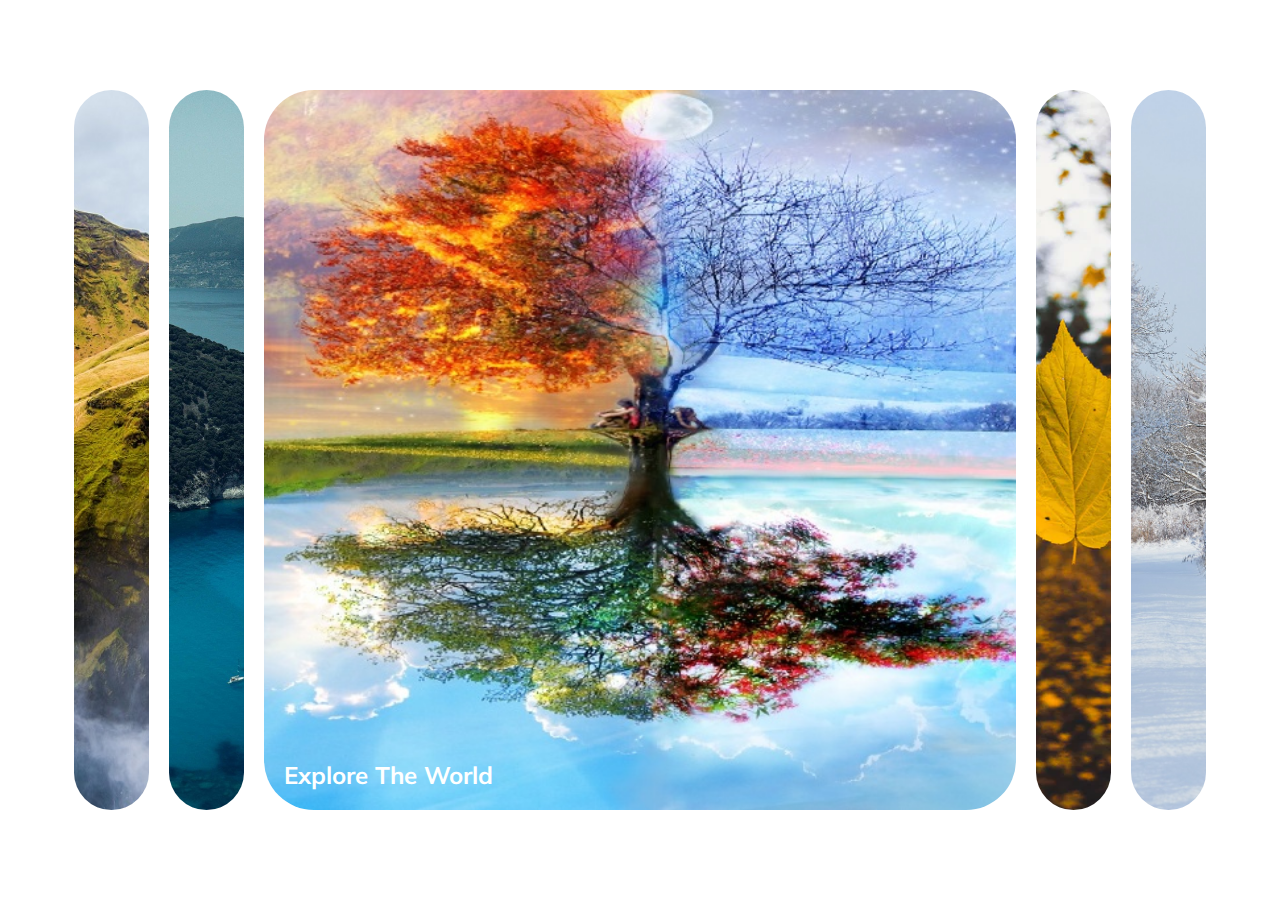
<file: DAY1 - Expanding Cards/index.html>
<!DOCTYPE html>
<html lang="en">
  <head>
    <meta charset="UTF-8" />
    <meta http-equiv="X-UA-Compatible" content="IE=edge" />
    <meta name="viewport" content="width=device-width, initial-scale=1.0" />
    <link rel="stylesheet" href="style.css" />

    <title>Expanding Cards</title>
  </head>

  <body>
    <div class="container">
      <div class="panel" style="background-image: url('./images/spring.jpg')">
        <h3>New Born</h3>
      </div>
      <div class="panel" style="background-image: url('./images/summer.jpg')">
        <h3 class="dark">Sunny Beach</h3>
      </div>
      <div
        class="panel active"
        style="background-image: url('./images/4season.jpg')"
      >
        <h3>Explore The World</h3>
      </div>
      <div class="panel" style="background-image: url('./images/autumn.png')">
        <h3>Season of Sadness</h3>
      </div>
      <div class="panel" style="background-image: url('./images/winter.jpg')">
        <h3 class="dark">Beautiful Snow</h3>
      </div>
    </div>
    <script src="script.js"></script>
  </body>
</html>
</file>
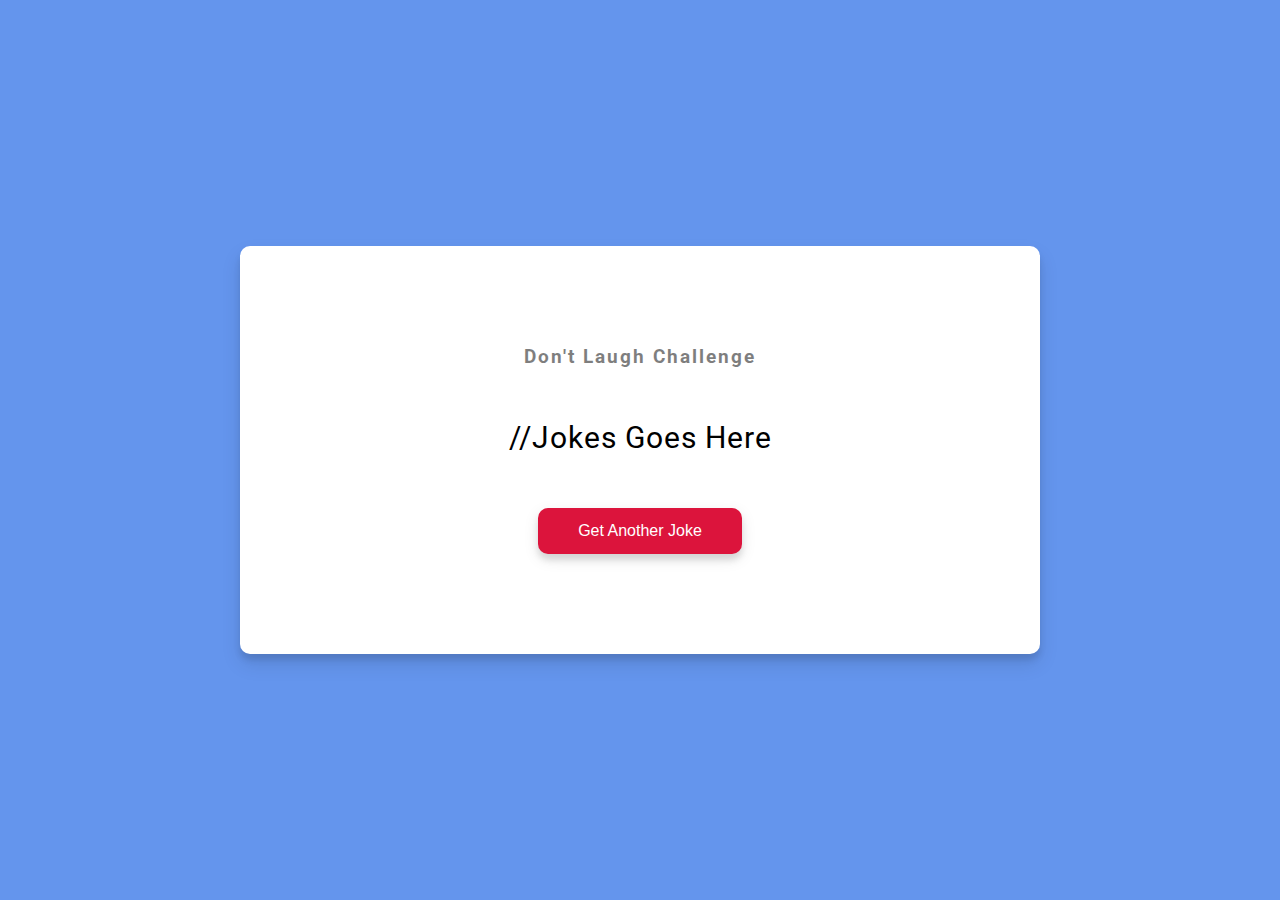
<file: DAY10 - Dad Jokes/index.html>
<!DOCTYPE html>
<html lang="en">
  <head>
    <meta charset="UTF-8" />
    <meta http-equiv="X-UA-Compatible" content="IE=edge" />
    <meta name="viewport" content="width=device-width, initial-scale=1.0" />
    <link rel="stylesheet" href="style.css" />

    <title>Dad Jokes</title>
  </head>

  <body>
    <div class="container">
      <h3>Don't Laugh Challenge</h3>
      <div id="joke" class="joke">//Jokes Goes Here</div>
      <button id="jokeBtn" class="btn">Get Another Joke</button>
    </div>
    <script src="script.js"></script>
  </body>
</html>
</file>
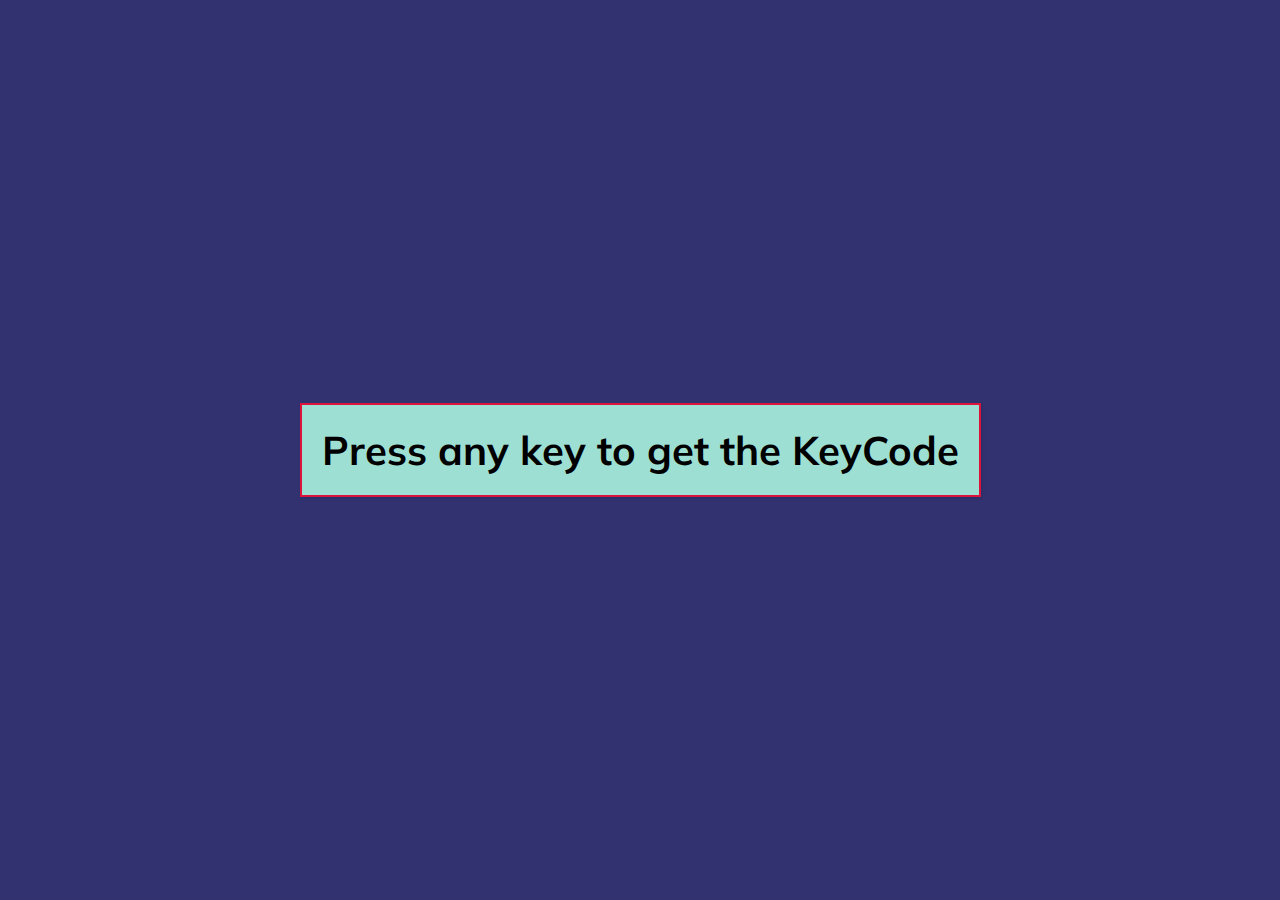
<file: DAY11 - Event KeyCodes/index.html>
<!DOCTYPE html>
<html lang="en">

<head>
    <meta charset="UTF-8" />
    <meta http-equiv="X-UA-Compatible" content="IE=edge" />
    <meta name="viewport" content="width=device-width, initial-scale=1.0" />
    <link rel="stylesheet" href="style.css" />


    <title>Event KeyCodes</title>
</head>

<body>
    <div id="insert">
        <div class="key">
            Press any key to get the KeyCode
        </div>
    </div>

    <script src="script.js"></script>
</body>

</html>
</file>
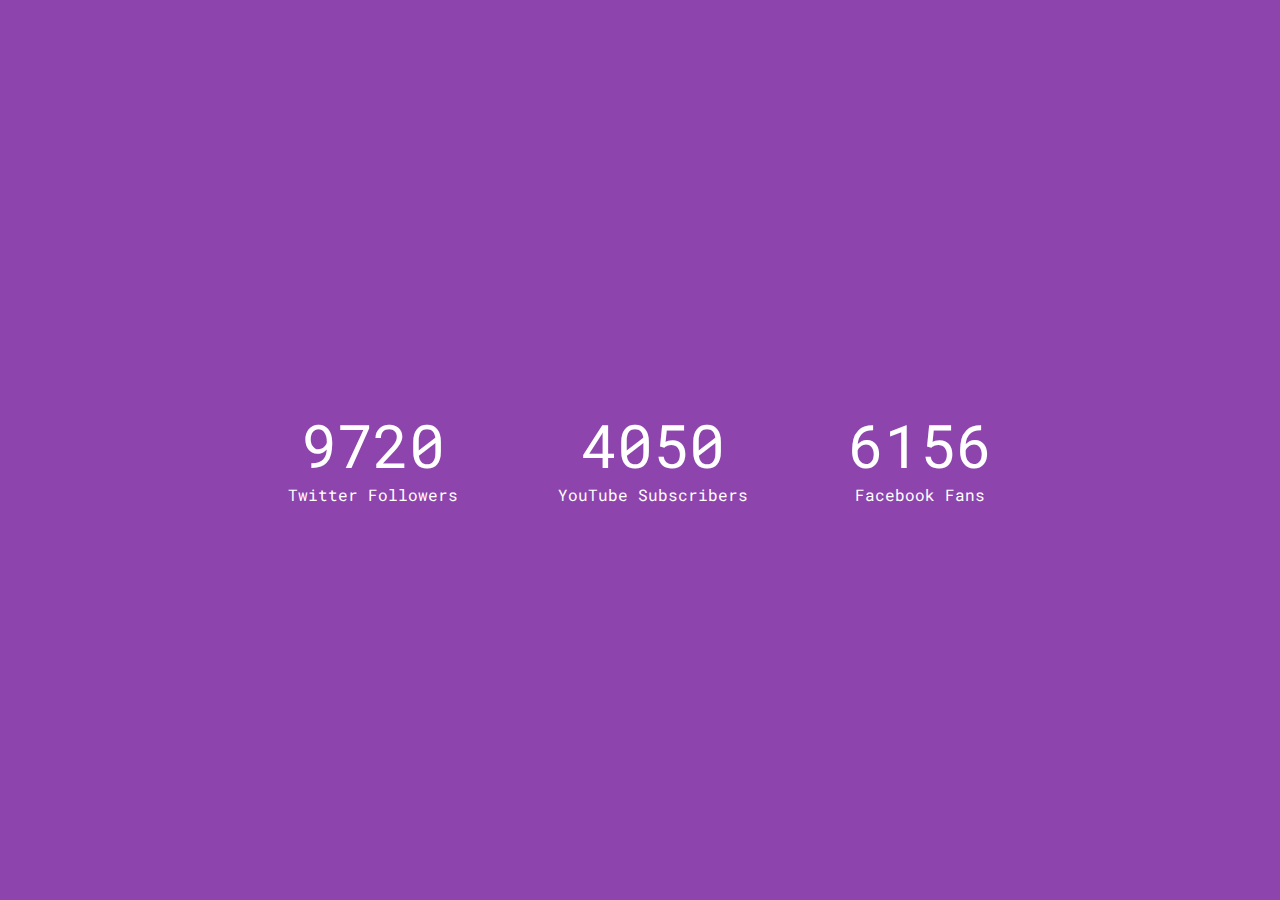
<file: DAY15 -  Incrementing Counter/index.html>
<!DOCTYPE html>
<html lang="en">
  <head>
    <meta charset="UTF-8" />
    <meta name="viewport" content="width=device-width, initial-scale=1.0" />
    <link rel="stylesheet" href="https://cdnjs.cloudflare.com/ajax/libs/font-awesome/5.14.0/css/all.min.css" integrity="sha512-1PKOgIY59xJ8Co8+NE6FZ+LOAZKjy+KY8iq0G4B3CyeY6wYHN3yt9PW0XpSriVlkMXe40PTKnXrLnZ9+fkDaog==" crossorigin="anonymous" />
    <link rel="stylesheet" href="style.css" />
    <title>Increment Counter</title>
  </head>
  <body>
    <div class="counter-container">
      <i class="fab fa-twitter fa-3x"></i>
      <div class="counter" data-target="12000"></div>
      <span>Twitter Followers</span>
    </div>

    <div class="counter-container">
      <i class="fab fa-youtube fa-3x"></i>
      <div class="counter" data-target="5000"></div>
      <span>YouTube Subscribers</span>
    </div>

    <div class="counter-container">
      <i class="fab fa-facebook fa-3x"></i>
      <div class="counter" data-target="7500"></div>
      <span>Facebook Fans</span>
    </div>
    <script src="script.js"></script>
  </body>
</html>
</file>
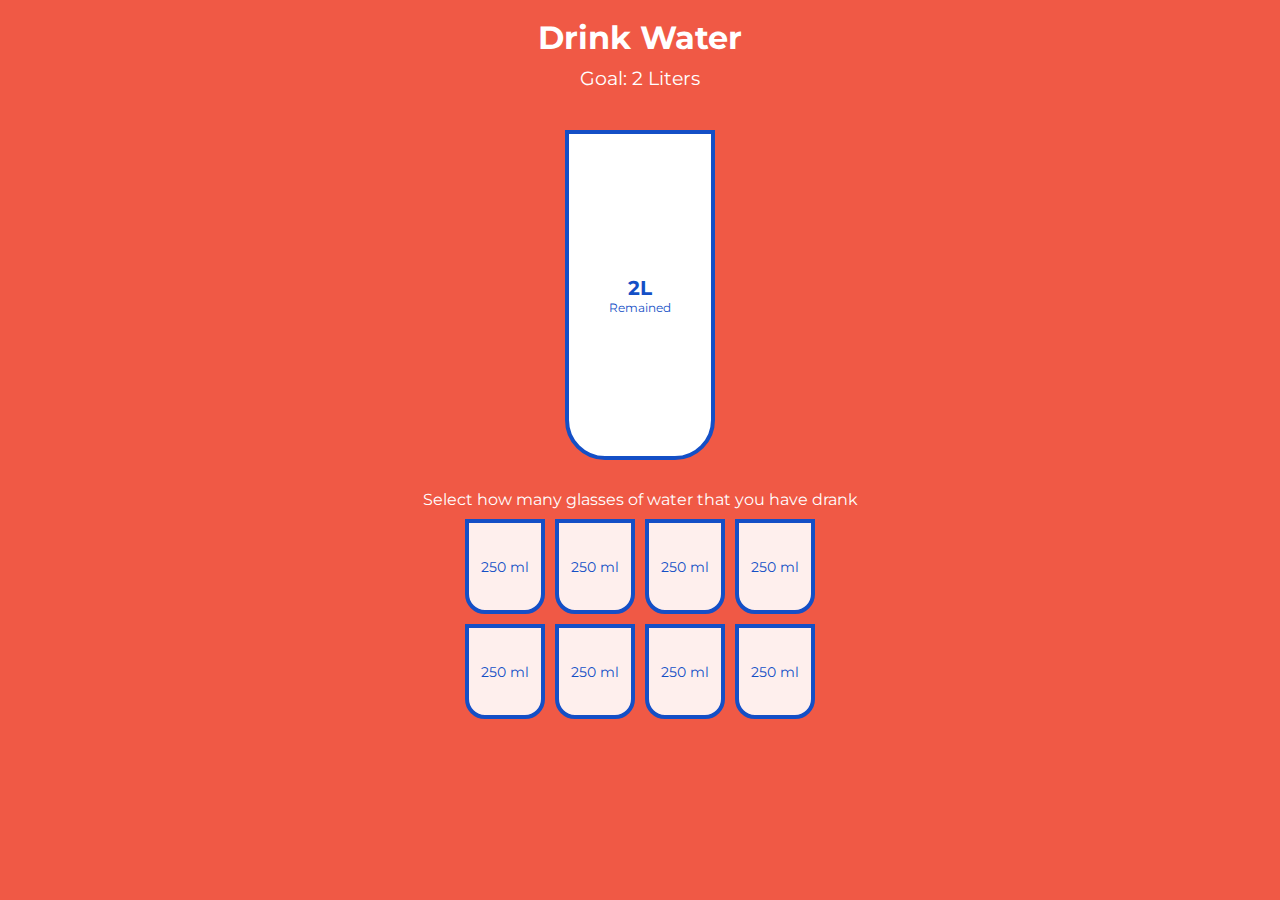
<file: DAY16 - Drink Water/index.html>
<!DOCTYPE html>
<html lang="en">

<head>
    <meta charset="UTF-8" />
    <meta name="viewport" content="width=device-width, initial-scale=1.0" />
    <link rel="stylesheet" href="style.css" />
    <title>Drink Water</title>
</head>

<body>
    <h1>Drink Water</h1>
    <h3>Goal: 2 Liters</h3>

    <div class="cup">
        <div class="remained" id="remained">
            <span id="liters"></span>
            <small>Remained</small>
        </div>

        <div class="percentage" id="percentage"></div>
    </div>

    <p class="text">Select how many glasses of water that you have drank</p>

    <div class="cups">
        <div class="cup cup-small">250 ml</div>
        <div class="cup cup-small">250 ml</div>
        <div class="cup cup-small">250 ml</div>
        <div class="cup cup-small">250 ml</div>
        <div class="cup cup-small">250 ml</div>
        <div class="cup cup-small">250 ml</div>
        <div class="cup cup-small">250 ml</div>
        <div class="cup cup-small">250 ml</div>
    </div>

    <script src="script.js"></script>
</body>

</html>
</file>
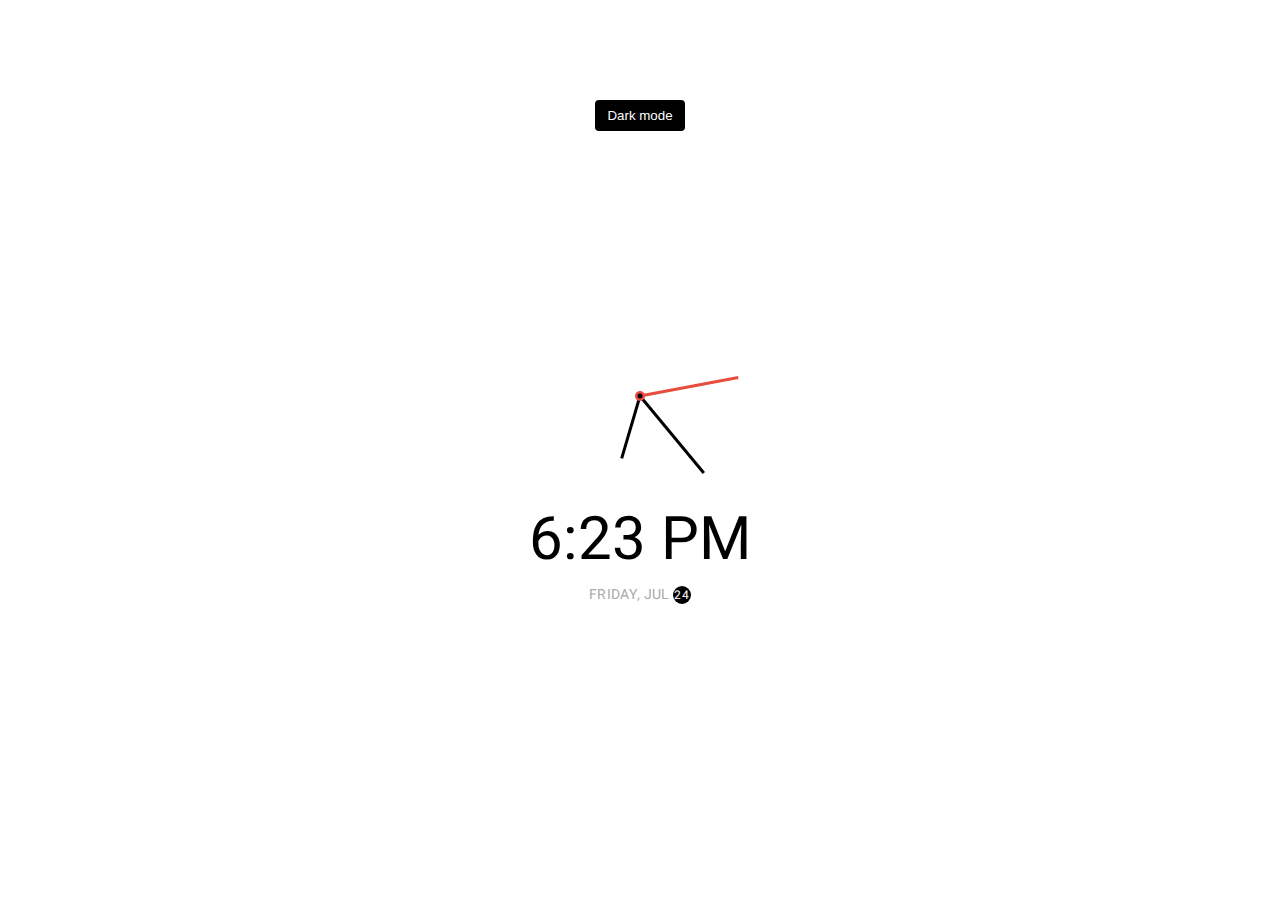
<file: DAY19 -  Theme Clock/index.html>
<!DOCTYPE html>
<html lang="en">
  <head>
    <meta charset="UTF-8" />
    <meta name="viewport" content="width=device-width, initial-scale=1.0" />
    <link rel="stylesheet" href="style.css" />
    <title>Theme Clock</title>
  </head>
  <body>
    <!-- Inspired by this dribbble shot https://dribbble.com/shots/5958443-Alarm-clock -->

    <button class="toggle">Dark mode</button>

    <div class="clock-container">
      <div class="clock">
        <div class="needle hour"></div>
        <div class="needle minute"></div>
        <div class="needle second"></div>
        <div class="center-point"></div>
      </div>

      <div class="time"></div>
      <div class="date"></div>
    </div>

    <script src="script.js"></script>
  </body>
</html>
</file>
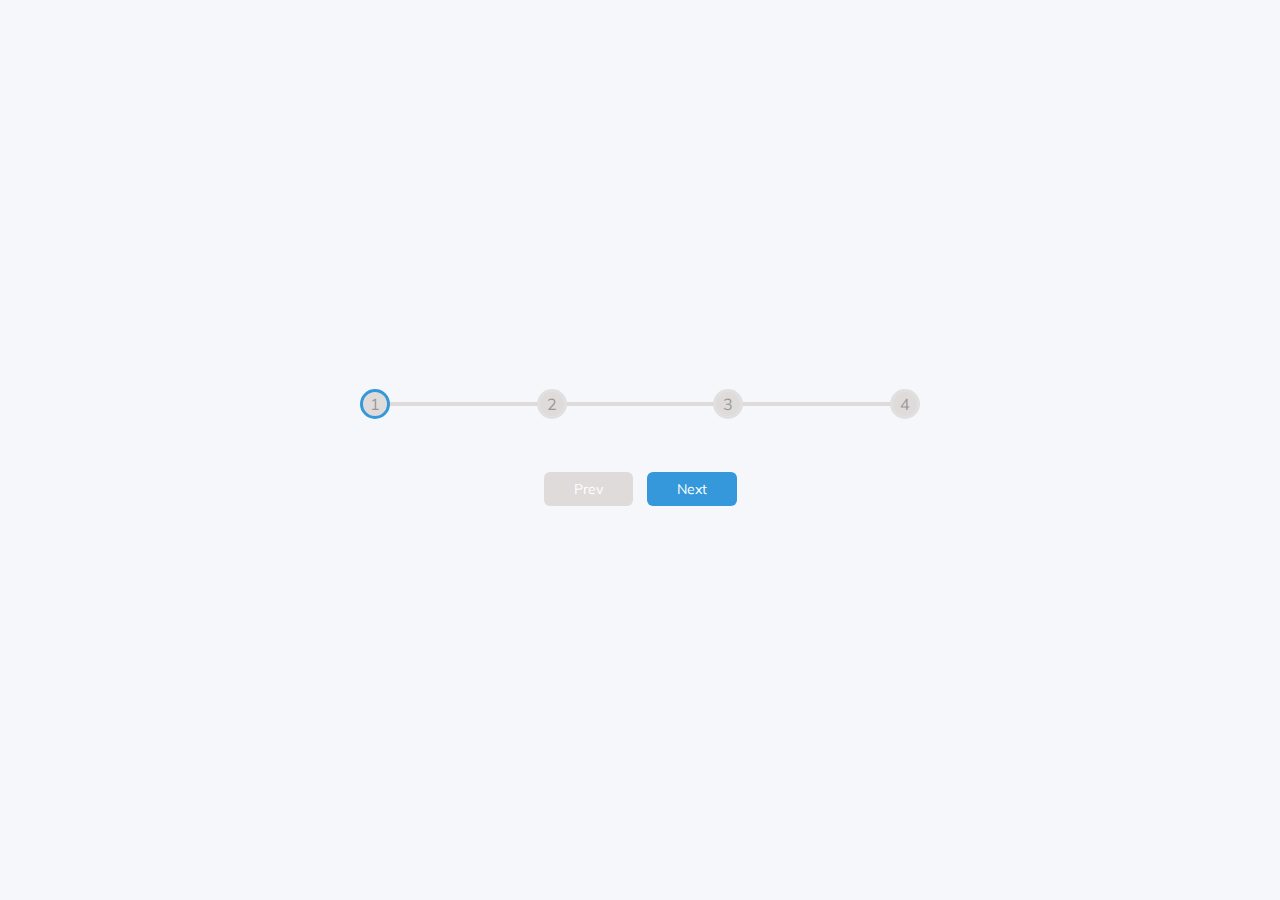
<file: DAY2 - Progress Steps/index.html>
<!DOCTYPE html>
<html lang="en">
  <head>
    <meta charset="UTF-8" />
    <meta name="viewport" content="width=device-width, initial-scale=1.0" />
    <link rel="stylesheet" href="style.css" />
    <title>Progress Steps</title>
  </head>
  <body>
    <div class="container">
      <div class="progress-container">
        <div class="progress" id="progress"></div>
        <div class="circle active">1</div>
        <div class="circle">2</div>
        <div class="circle">3</div>
        <div class="circle">4</div>
      </div>
      <button class="btn" id="prev" disabled>Prev</button>
      <button class="btn" id="next">Next</button>
    </div>
    <script src="script.js"></script>
  </body>
</html>
</file>
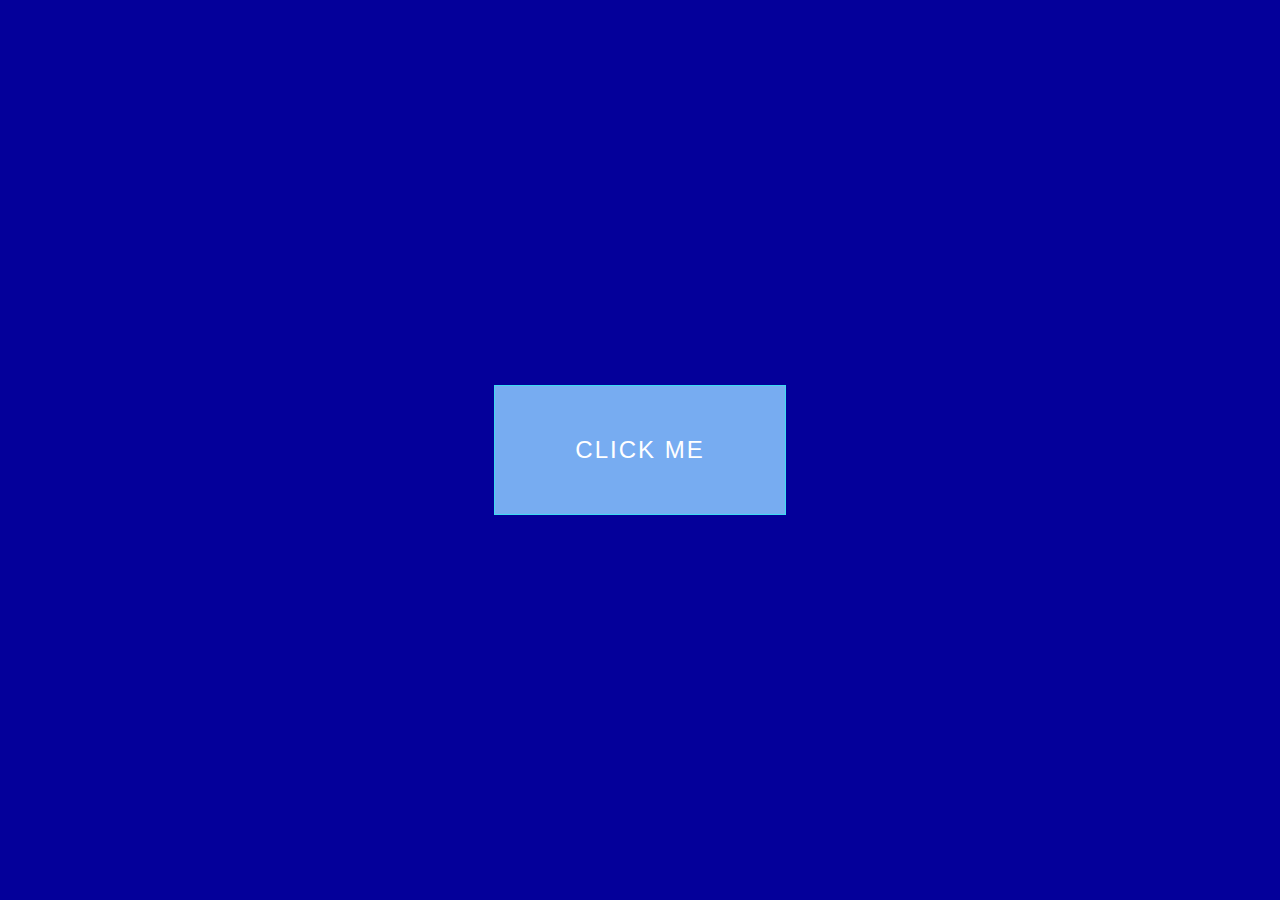
<file: DAY20 - Button Ripple Effect/index.html>
<!DOCTYPE html>
<html lang="en">
  <head>
    <meta charset="UTF-8" />
    <meta name="viewport" content="width=device-width, initial-scale=1.0" />
    <link rel="stylesheet" href="style.css" />
    <title>Button Ripple Effect</title>
  </head>
  <body>
    <button class="ripple">Click Me</button>
    <script src="script.js"></script>
  </body>
</html>
</file>
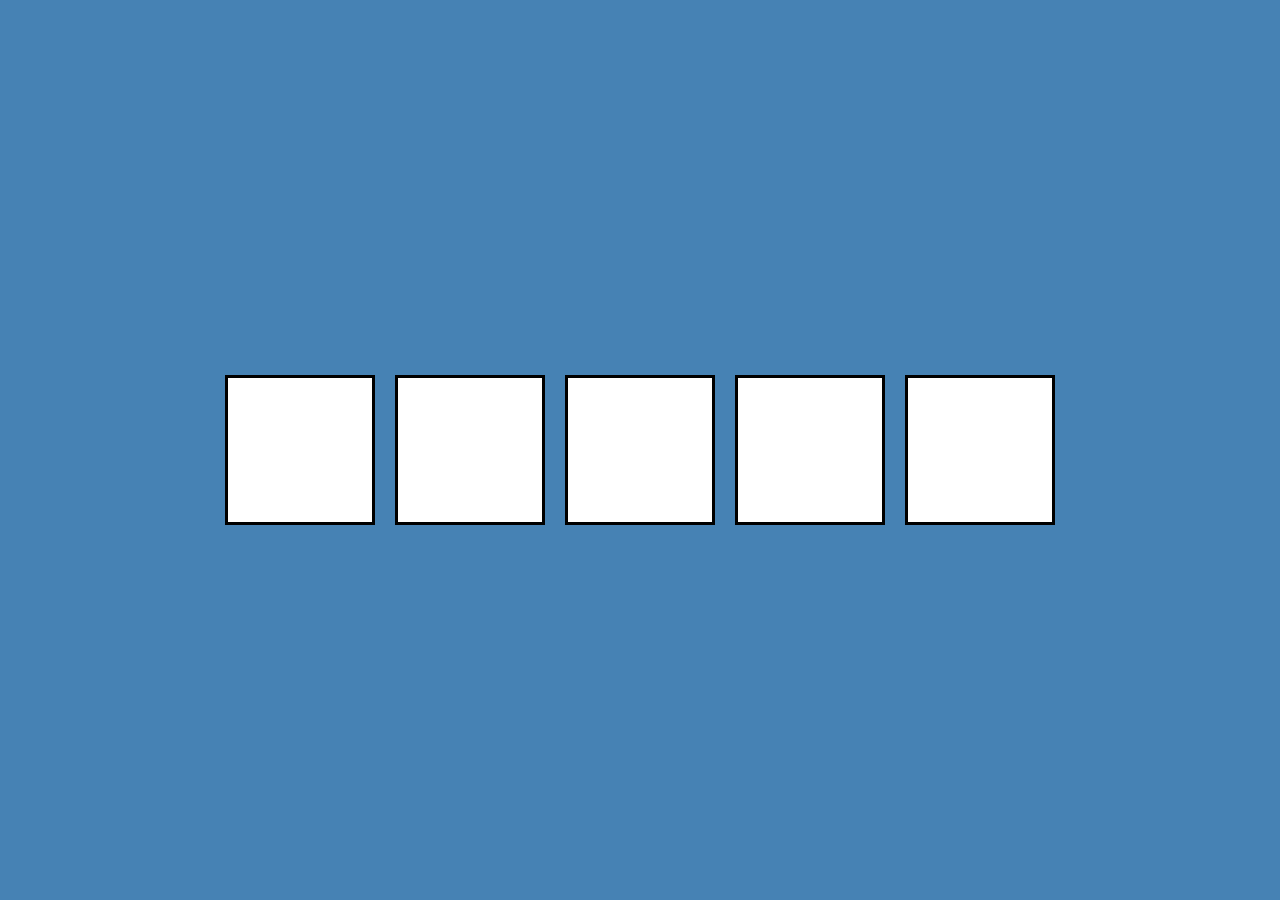
<file: DAY21 -  Drag and Drop/index.html>
<!DOCTYPE html>
<html lang="en">
  <head>
    <meta charset="UTF-8" />
    <meta name="viewport" content="width=device-width, initial-scale=1.0" />
    <link rel="stylesheet" href="style.css" />
    <title>Drag N Drop</title>
  </head>
  <body>
    <div class="empty">
      <div class="fill" draggable="true"></div>
    </div>
    <div class="empty"></div>
    <div class="empty"></div>
    <div class="empty"></div>
    <div class="empty"></div>

    <script src="script.js"></script>
  </body>
</html>
</file>
<file: DAY1 - Expanding Cards/style.css>
@import url('https://fonts.googleapis.com/css?family=Muli&display=swap');

* {
  box-sizing: border-box;
}

body {
  font-family: 'Muli', sans-serif;
  display: flex;
  align-items: center;
  justify-content: center;
  height: 100vh;
  overflow: hidden;
  margin: 0;
}

.container {
  display: flex;
  width: 90vw;
}

.panel {
    background-size: cover;
    background-position: center;
    background-repeat: no-repeat;
    height: 80vh;
    border-radius: 50px;
    color: #fff;
    cursor: pointer;
    flex: 0.5;
    margin: 10px;
    position: relative;
    transition: all 900ms ease-in;
}

.panel h3 {
    font-size: 24px;
    position: absolute;
    bottom: 20px;
    left: 20px;
    margin: 0;
    opacity: 0;
}

.panel.active {
    flex: 5;
}

.panel.active h3 {
    opacity: 1;
    transition: opacity 0.3s ease-in 0.4s;
}

@media (max-width: 480px) {
    .container {
    width: 100vw;
    }

    .panel:nth-of-type(4),
    .panel:nth-of-type(5) {
    display: none;
    }
}
</file>
<file: DAY10 - Dad Jokes/style.css>
@import url('https://fonts.googleapis.com/css2?family=Roboto:wght@400;700&display=swap');
* {
  box-sizing: border-box;
}

body {
  background-color: cornflowerblue;
  font-family: 'Roboto', sans-serif;
  display: flex;
  flex-direction: column;
  align-items: center;
  justify-content: center;
  height: 100vh;
  overflow: hidden;
  padding: 20px;
  margin: 0;
}

.container {
  background: #fff;
  max-width: 100%;
  width: 800px;
  border-radius: 10px;
  box-shadow: 0 10px 20px rgba(0, 0, 0, 0.1), 0 6px 6px rgba(0, 0, 0, 0.1);
  text-align: center;
  padding: 100px 20px;
}

h3 {
  margin: 0;
  opacity: 0.5;
  letter-spacing: 2px;
}
.joke {
  font-size: 30px;
  letter-spacing: 1px;
  line-height: 40px;
  margin: 50px auto;
  max-width: 600px;
}

.btn {
  background-color: crimson;
  color: #fff;
  border: 0;
  border-radius: 10px;
  box-shadow: 0 5px 15px rgba(0, 0, 0, 0.1), 0 6px 6px rgba(0, 0, 0, 0.1);
  padding: 14px 40px;
  font-size: 16px;
  cursor: pointer;
}

.btn:active {
  transform: scale(0.98);
}

.btn:focus {
  outline: 0;
}
</file>
<file: DAY11 - Event KeyCodes/style.css>
@import url('https://fonts.googleapis.com/css?family=Muli&display=swap');
* {
  box-sizing: border-box;
}

body {
  background-color: #31326f;
  font-family: 'Muli', sans-serif;
  display: flex;
  align-items: center;
  justify-content: center;
  height: 100vh;
  overflow: hidden;
  margin: 0;
}

.key {
  border: 2px solid crimson;
  background-color: #9ddfd3;
  box-shadow: 1px 1px 3px rgba(0, 0, 0, 0.1);
  display: inline-flex;
  align-items: center;
  font-size: 40px;
  font-weight: bold;
  padding: 20px;
  flex-direction: column;
  margin: 20px;
  min-width: 200px;
  position: relative;
}

.key small {
  position: absolute;
  top: -40px;
  left: 0;
  text-align: center;
  width: 100%;
  color: #ffc93c;
  font-size: 24px;
}
</file>
<file: DAY15 -  Incrementing Counter/style.css>
@import url('https://fonts.googleapis.com/css?family=Roboto+Mono&display=swap');

* {
  box-sizing: border-box;
}

body {
  background-color: #8e44ad;
  color: #fff;
  font-family: 'Roboto Mono', sans-serif;
  display: flex;
  align-items: center;
  justify-content: center;
  height: 100vh;
  overflow: hidden;
  margin: 0;
}

.counter-container {
  display: flex;
  flex-direction: column;
  justify-content: center;
  text-align: center;
  margin: 30px 50px;
}

.counter {
  font-size: 60px;
  margin-top: 10px;
}

@media (max-width: 580px) {
  body {
    flex-direction: column;
  }
}
</file>
<file: DAY16 - Drink Water/style.css>
@import url('https://fonts.googleapis.com/css?family=Montserrat:400,600&display=swap');

:root {
  --border-color: #144fc6;
  --fill-color: #6ab3f8;
}

* {
  box-sizing: border-box;
}

body {
  background-color: #f05945;
  color: #fff;
  font-family: 'Montserrat', sans-serif;
  display: flex;
  flex-direction: column;
  align-items: center;
  margin-bottom: 40px;
}

h1 {
  margin: 10px 0 0;
}

h3 {
  font-weight: 400;
  margin: 10px 0;
}

.cup {
  background-color: #fff;
  border: 4px solid var(--border-color);
  color: var(--border-color);
  border-radius: 0 0 40px 40px;
  height: 330px;
  width: 150px;
  margin: 30px 0;
  display: flex;
  flex-direction: column;
  overflow: hidden;
}

.cup.cup-small {
  height: 95px;
  width: 80px;
  border-radius: 0 0 20px 20px;
  background-color: rgba(255, 255, 255, 0.9);
  cursor: pointer;
  font-size: 14px;
  align-items: center;
  justify-content: center;
  text-align: center;
  margin: 5px;
  transition: 0.3s ease;
}

.cup.cup-small.full {
  background-color: var(--fill-color);
  color: #fff;
}

.cups {
  display: flex;
  flex-wrap: wrap;
  align-items: center;
  justify-content: center;
  width: 380px;
}

.remained {
  display: flex;
  flex-direction: column;
  align-items: center;
  justify-content: center;
  text-align: center;
  flex: 1;
  transition: 0.3s ease;
}

.remained span {
  font-size: 20px;
  font-weight: bold;
}

.remained small {
  font-size: 12px;
}

.percentage {
  background-color: var(--fill-color);
  display: flex;
  align-items: center;
  justify-content: center;
  font-weight: bold;
  font-size: 30px;
  height: 0;
  transition: 0.3s ease;
}

.text {
  text-align: center;
  margin: 0 0 5px;
}
</file>
<file: DAY19 -  Theme Clock/style.css>
@import url('https://fonts.googleapis.com/css?family=Heebo:300&display=swap');

* {
  box-sizing: border-box;
}

:root {
  --primary-color: #000;
  --secondary-color: #fff;
}

html {
  transition: all 0.5s ease-in;
}

html.dark {
  --primary-color: #fff;
  --secondary-color: #333;
}

html.dark {
  background-color: #111;
  color: var(--primary-color);
}

body {
  font-family: 'Heebo', sans-serif;
  display: flex;
  align-items: center;
  justify-content: center;
  height: 100vh;
  overflow: hidden;
  margin: 0;
}

.toggle {
  cursor: pointer;
  background-color: var(--primary-color);
  color: var(--secondary-color);
  border: 0;
  border-radius: 4px;
  padding: 8px 12px;
  position: absolute;
  top: 100px;
}

.toggle:focus {
  outline: none;
}

.clock-container {
  display: flex;
  flex-direction: column;
  justify-content: space-between;
  align-items: center;
}

.clock {
  position: relative;
  width: 200px;
  height: 200px;
}

.needle {
  background-color: var(--primary-color);
  position: absolute;
  top: 50%;
  left: 50%;
  height: 65px;
  width: 3px;
  transform-origin: bottom center;
  transition: all 0.5s ease-in;
}

.needle.hour {
  transform: translate(-50%, -100%) rotate(0deg);
}

.needle.minute {
  transform: translate(-50%, -100%) rotate(0deg);
  height: 100px;
}

.needle.second {
  transform: translate(-50%, -100%) rotate(0deg);
  height: 100px;
  background-color: #e74c3c;
}

.center-point {
  background-color: #e74c3c;
  width: 10px;
  height: 10px;
  position: absolute;
  top: 50%;
  left: 50%;
  transform: translate(-50%, -50%);
  border-radius: 50%;
}

.center-point::after {
  content: '';
  background-color: var(--primary-color);
  width: 5px;
  height: 5px;
  position: absolute;
  top: 50%;
  left: 50%;
  transform: translate(-50%, -50%);
  border-radius: 50%;
}

.time {
  font-size: 60px;
}

.date {
  color: #aaa;
  font-size: 14px;
  letter-spacing: 0.3px;
  text-transform: uppercase;
}

.date .circle {
  background-color: var(--primary-color);
  color: var(--secondary-color);
  border-radius: 50%;
  height: 18px;
  width: 18px;
  display: inline-flex;
  align-items: center;
  justify-content: center;
  line-height: 18px;
  transition: all 0.5s ease-in;
  font-size: 12px;
}
</file>
<file: DAY2 - Progress Steps/style.css>
@import url('https://fonts.googleapis.com/css?family=Muli&display=swap');
:root{
    --line-border-fill: #3498db;
    --line-border-empty: rgb(224, 219, 219);
}

* {
    box-sizing: border-box;
}

body {
    background-color: #f6f7fb;
    font-family: 'Muli', sans-serif;
    display: flex;
    align-items: center;
    justify-content: center;
    height: 100vh;
    overflow: hidden;
    margin: 0;
}

.container {
    text-align: center;
}

.progress-container {
    display: flex;
    justify-content: space-between;
    position: relative;
    margin-bottom: 3rem;
    max-width: 100%;
    width: 35rem;
}

.progress-container::before {
    content: '';
    background-color:var(--line-border-empty);
    position: absolute;
    top: 50%;
    left: 0;
    transform: translateY(-50%);
    height: 4px;
    width:100%;
    z-index: -1;
}
.progress {
    background-color:var(--line-border-fill);
    position: absolute;
    top: 50%;
    left: 0;
    height: 4px;
    transform: translateY(-50%);
    width:0%;
    z-index: -1;
    transition:.4s ease;
}

.circle {
    background-color:var(--line-border-empty);
    color:#999;
    border-radius: 50%;
    height:30px;
    width:30px;
    display: flex;
    align-items: center;
    justify-content: center;
    border: 3px solid #e0e0e0;
    transition: .4s ease;
}  
.circle.active{
    border-color:var(--line-border-fill);
}

.btn {
    background-color:var(--line-border-fill);
    color:#fff;
    border: 0;
    border-radius:6px;
    cursor: pointer;
    font-family:inherit;
    padding: 8px 30px;
    margin:5px;
    font-size: 14px;
}

.btn:active{
    transform:scale(0.98);
}
.btn:focus{
    outline:0;
}

.btn:disabled{
    background-color:var(--line-border-empty);
    cursor: not-allowed;
}
</file>
<file: DAY20 - Button Ripple Effect/style.css>
@import url('https://fonts.googleapis.com/css2?family=Roboto:wght@400;700&display=swap');

* {
  box-sizing: border-box;
}

body {
  background-color: #04009a;
  font-family: 'Roboto', sans-serif;
  display: flex;
  flex-direction: column;
  align-items: center;
  justify-content: center;
  height: 100vh;
  overflow: hidden;
  margin: 0;
}

button {
  background-color: #77acf1;
  color: #fff;
  border: 1px #3edbf0 solid;
  font-size: 24px;
  text-transform: uppercase;
  letter-spacing: 2px;
  padding: 50px 80px;
  overflow: hidden;
  margin: 10px 0;
  position: relative;
  cursor: pointer;
}

button:focus {
  outline: none;
}

button .circle {
  position: absolute;
  background-color: crimson;
  width: 100px;
  height: 100px;
  border-radius: 50%;
  transform: translate(-50%, -50%) scale(0);
  animation: scale 0.5s ease-out;
}

@keyframes scale {
  to {
    transform: translate(-50%, -50%) scale(3);
    opacity: 0;
  }
}
</file>
<file: DAY21 -  Drag and Drop/style.css>
* {
  box-sizing: border-box;
}

body {
  background-color: steelblue;
  display: flex;
  align-items: center;
  justify-content: center;
  height: 100vh;
  overflow: hidden;
  margin: 0;
}

.empty {
  height: 150px;
  width: 150px;
  margin: 10px;
  border: solid 3px black;
  background: white;
}

.fill {
  background-image: url('https://source.unsplash.com/random/150x150');
  height: 145px;
  width: 145px;
  cursor: pointer;
}

.hold {
  border: solid 5px #ccc;
}

.hovered {
  background-color: #333;
  border-color: white;
  border-style: dashed;
}

@media (max-width: 800px) {
  body {
    flex-direction: column;
  }
}
</file>
